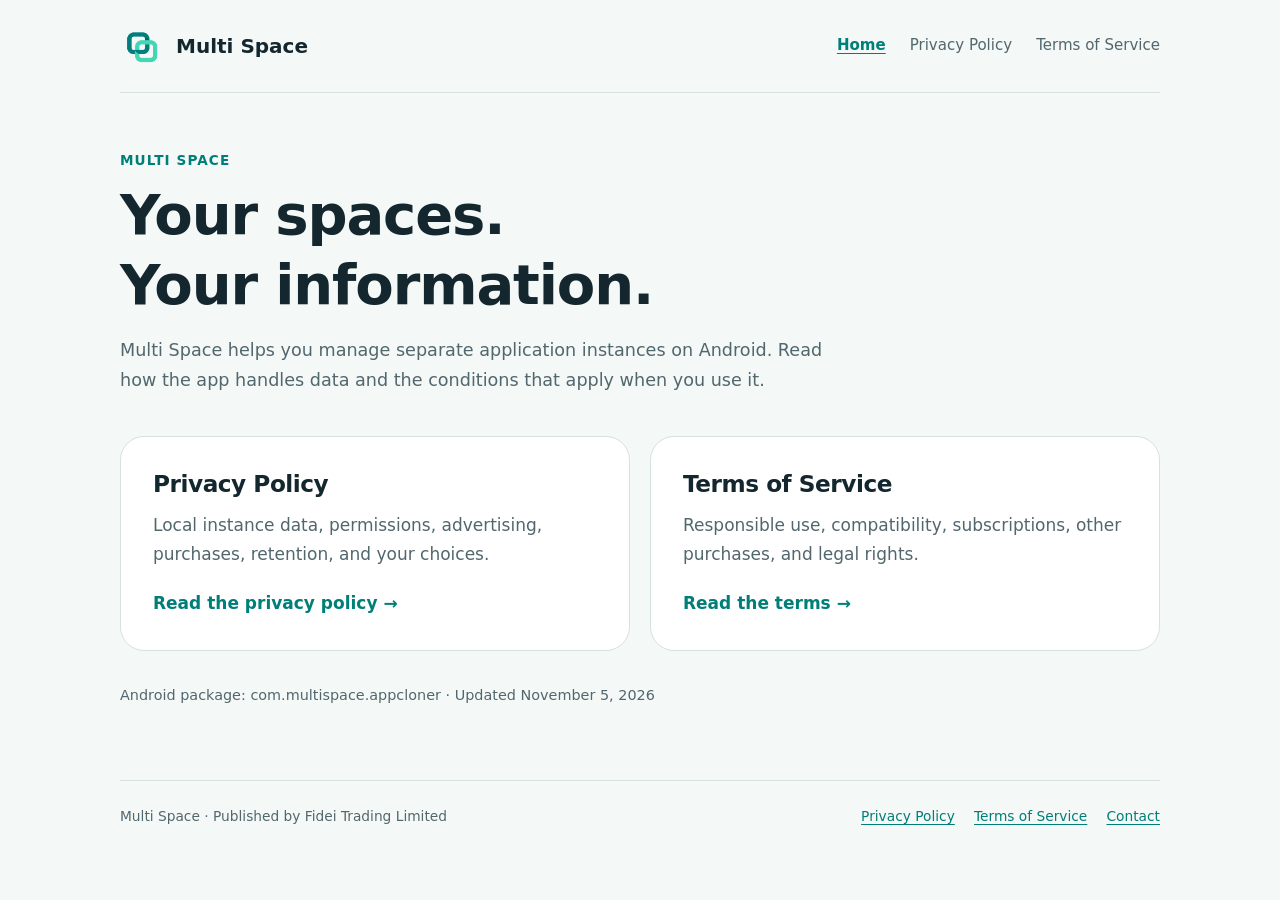
<file: index.html>
<!doctype html>
<html lang="en">
<head>
  <meta charset="utf-8">
  <meta name="viewport" content="width=device-width, initial-scale=1">
  <meta name="color-scheme" content="light dark">
  <meta name="description" content="Privacy policy and terms of service for Multi Space, the Android multi-instance application manager.">
  <title>Privacy and terms · Multi Space</title>
  <link rel="stylesheet" href="assets/site.css">
  <link rel="icon" type="image/png" href="assets/multispace-logo.png">
</head>
<body>
  <a class="skip-link" href="#main">Skip to content</a>
  <header class="site-header">
    <a class="brand" href="index.html"><img src="assets/multispace-logo.png" alt="" width="44" height="44"><span>Multi Space</span></a>
    <nav class="site-nav" aria-label="Main navigation"><a href="index.html" aria-current="page">Home</a><a href="privacy-policy.html">Privacy Policy</a><a href="terms.html">Terms of Service</a></nav>
  </header>
  <main id="main">
    <p class="eyebrow">Multi Space</p>
    <h1>Your spaces.<br>Your information.</h1>
    <p class="intro">Multi Space helps you manage separate application instances on Android. Read how the app handles data and the conditions that apply when you use it.</p>
    <div class="link-grid">
      <a class="link-card" href="privacy-policy.html"><h2>Privacy Policy</h2><p>Local instance data, permissions, advertising, purchases, retention, and your choices.</p><span>Read the privacy policy →</span></a>
      <a class="link-card" href="terms.html"><h2>Terms of Service</h2><p>Responsible use, compatibility, subscriptions, other purchases, and legal rights.</p><span>Read the terms →</span></a>
    </div>
    <p class="updated" style="margin-top:2rem">Android package: com.multispace.appcloner · Updated November 5, 2026</p>
  </main>
  <footer class="site-footer">
    <span>Multi Space · Published by Fidei Trading Limited</span>
    <nav aria-label="Footer navigation"><a href="privacy-policy.html">Privacy Policy</a><a href="terms.html">Terms of Service</a><a href="privacy-policy.html#contact">Contact</a></nav>
  </footer>
</body>
</html>
</file>
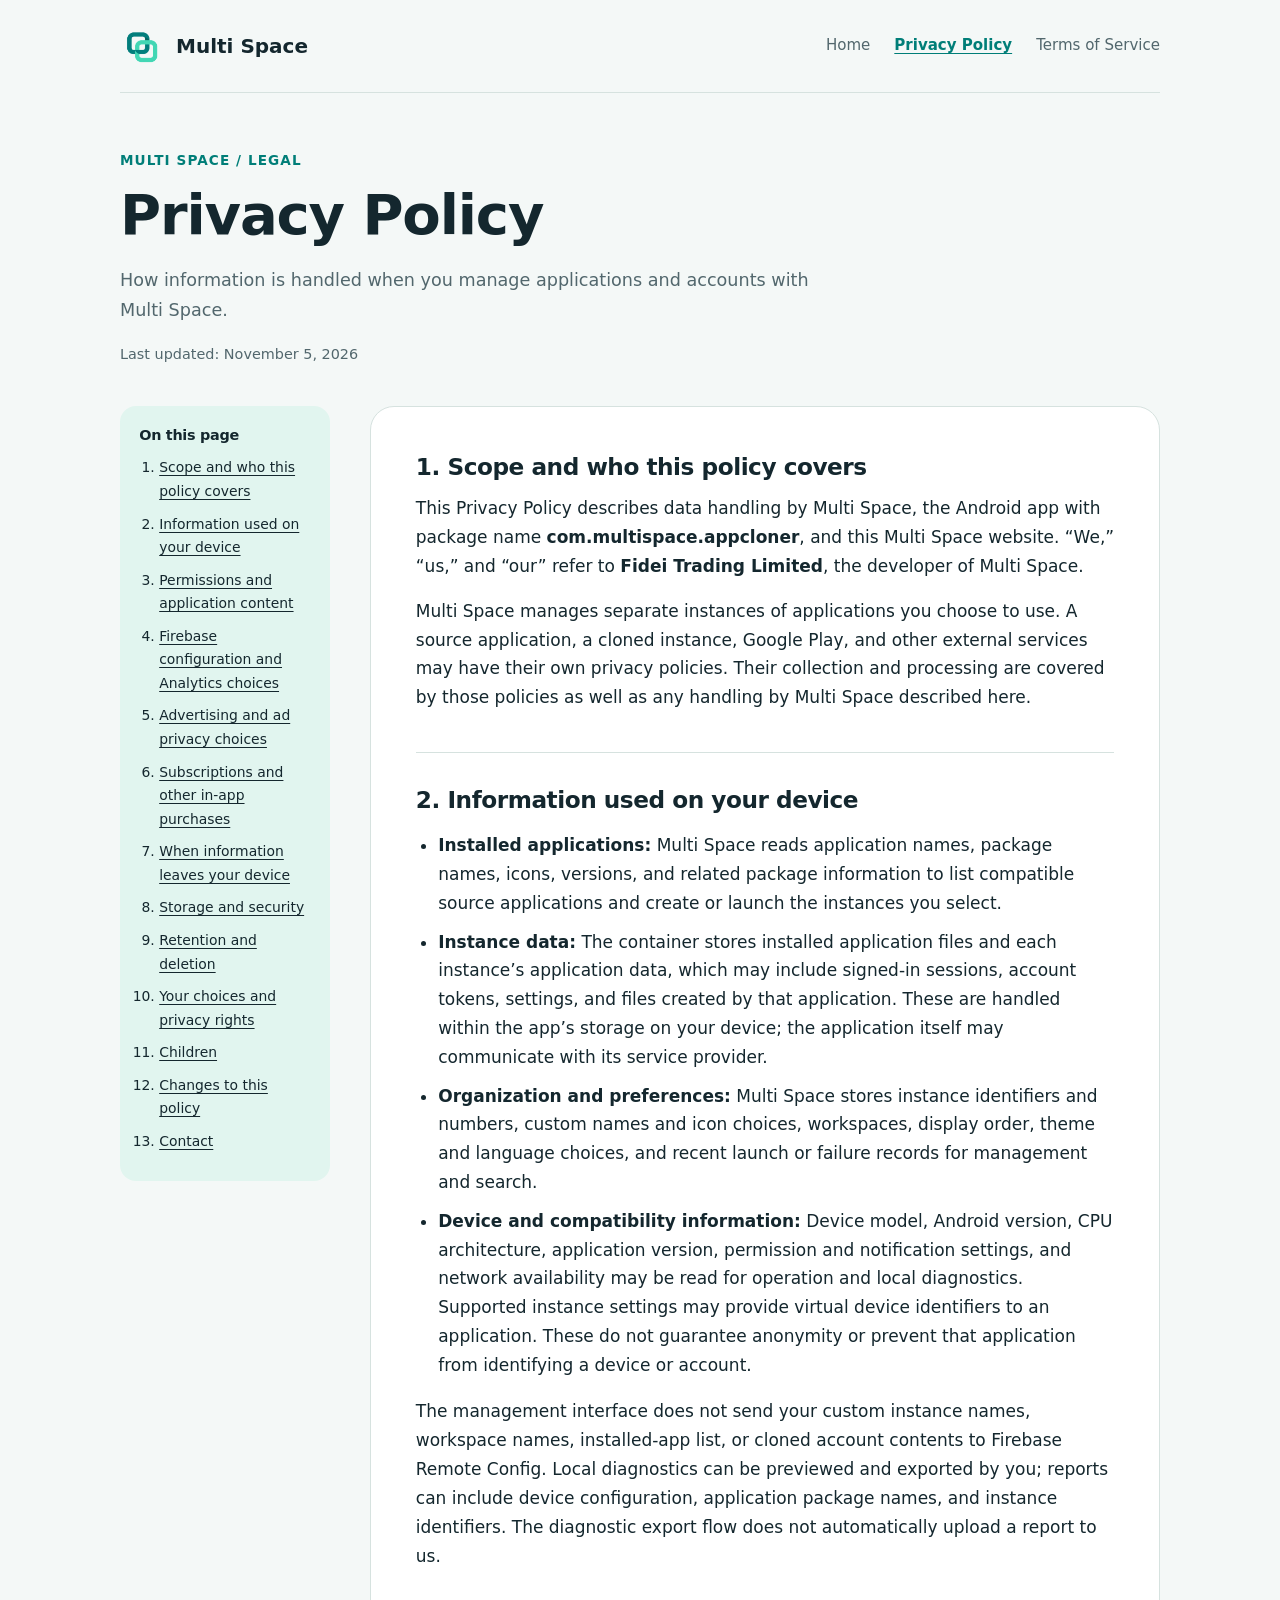
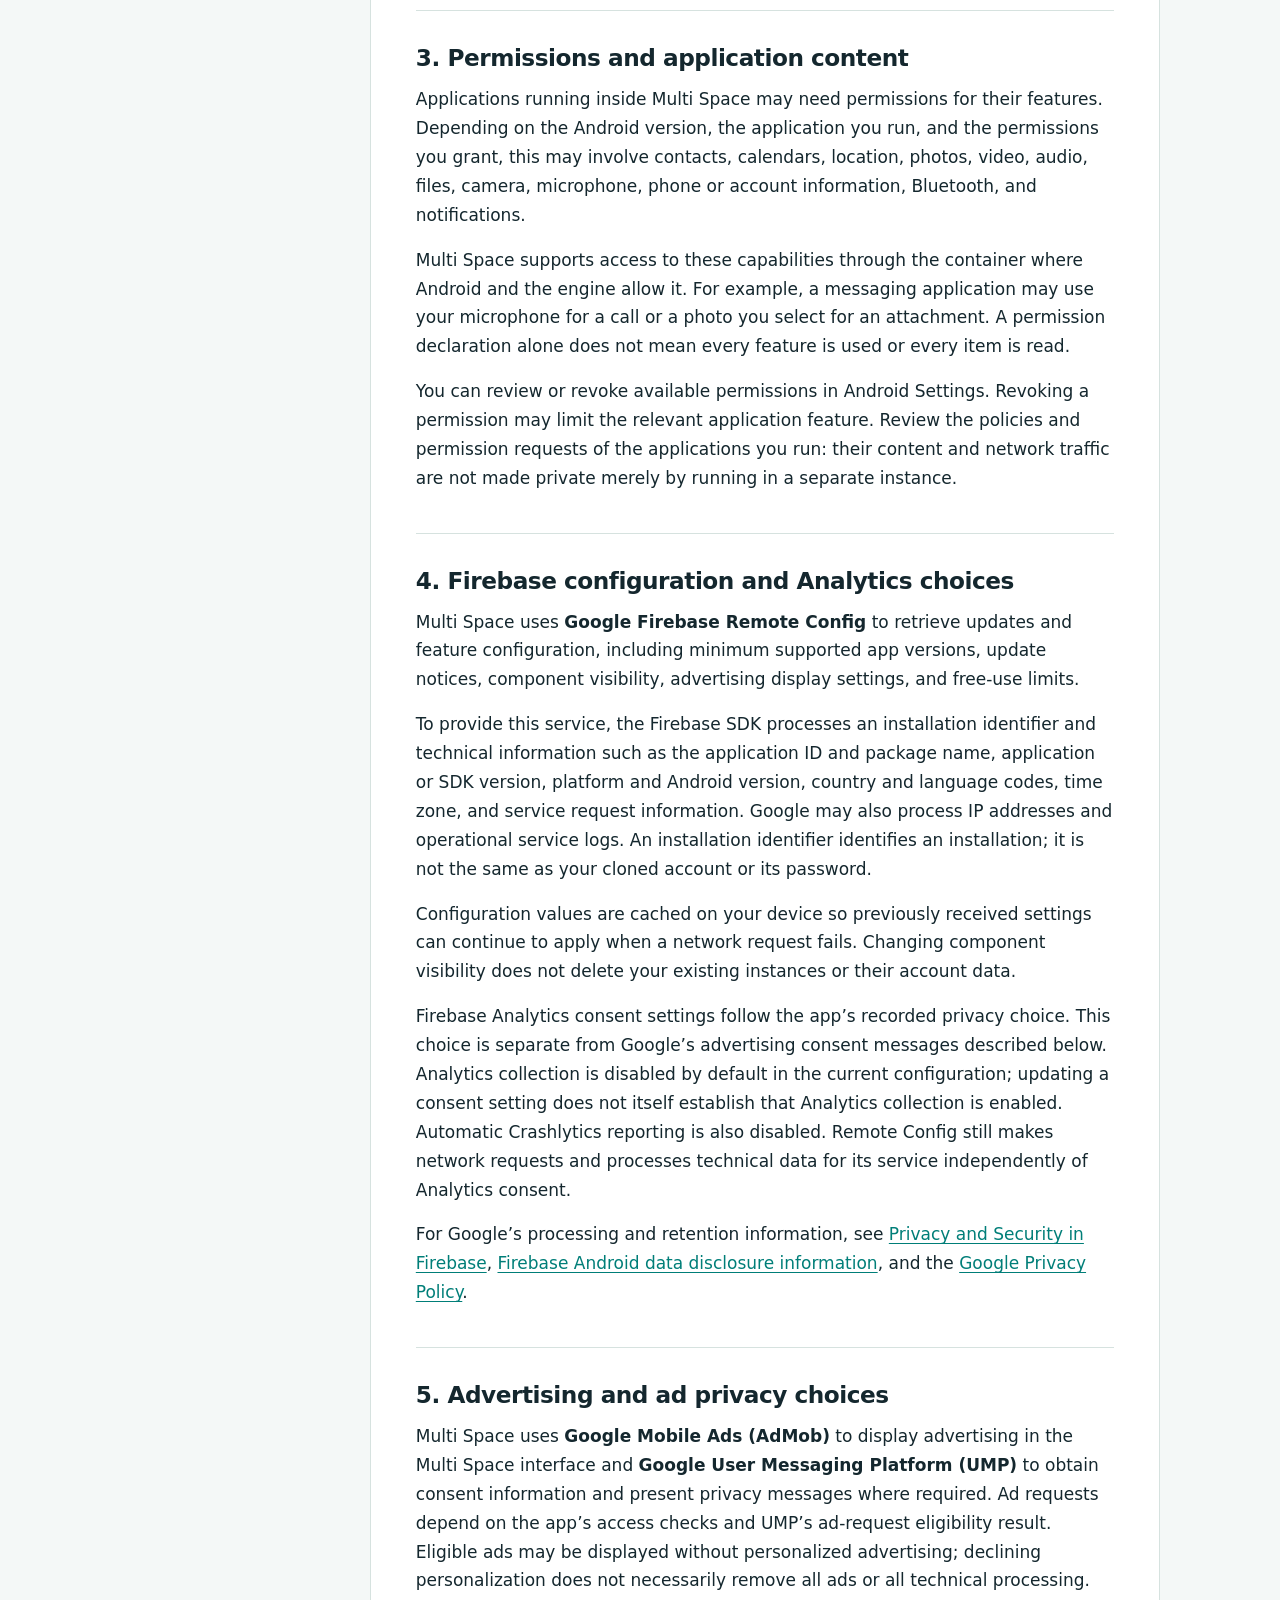
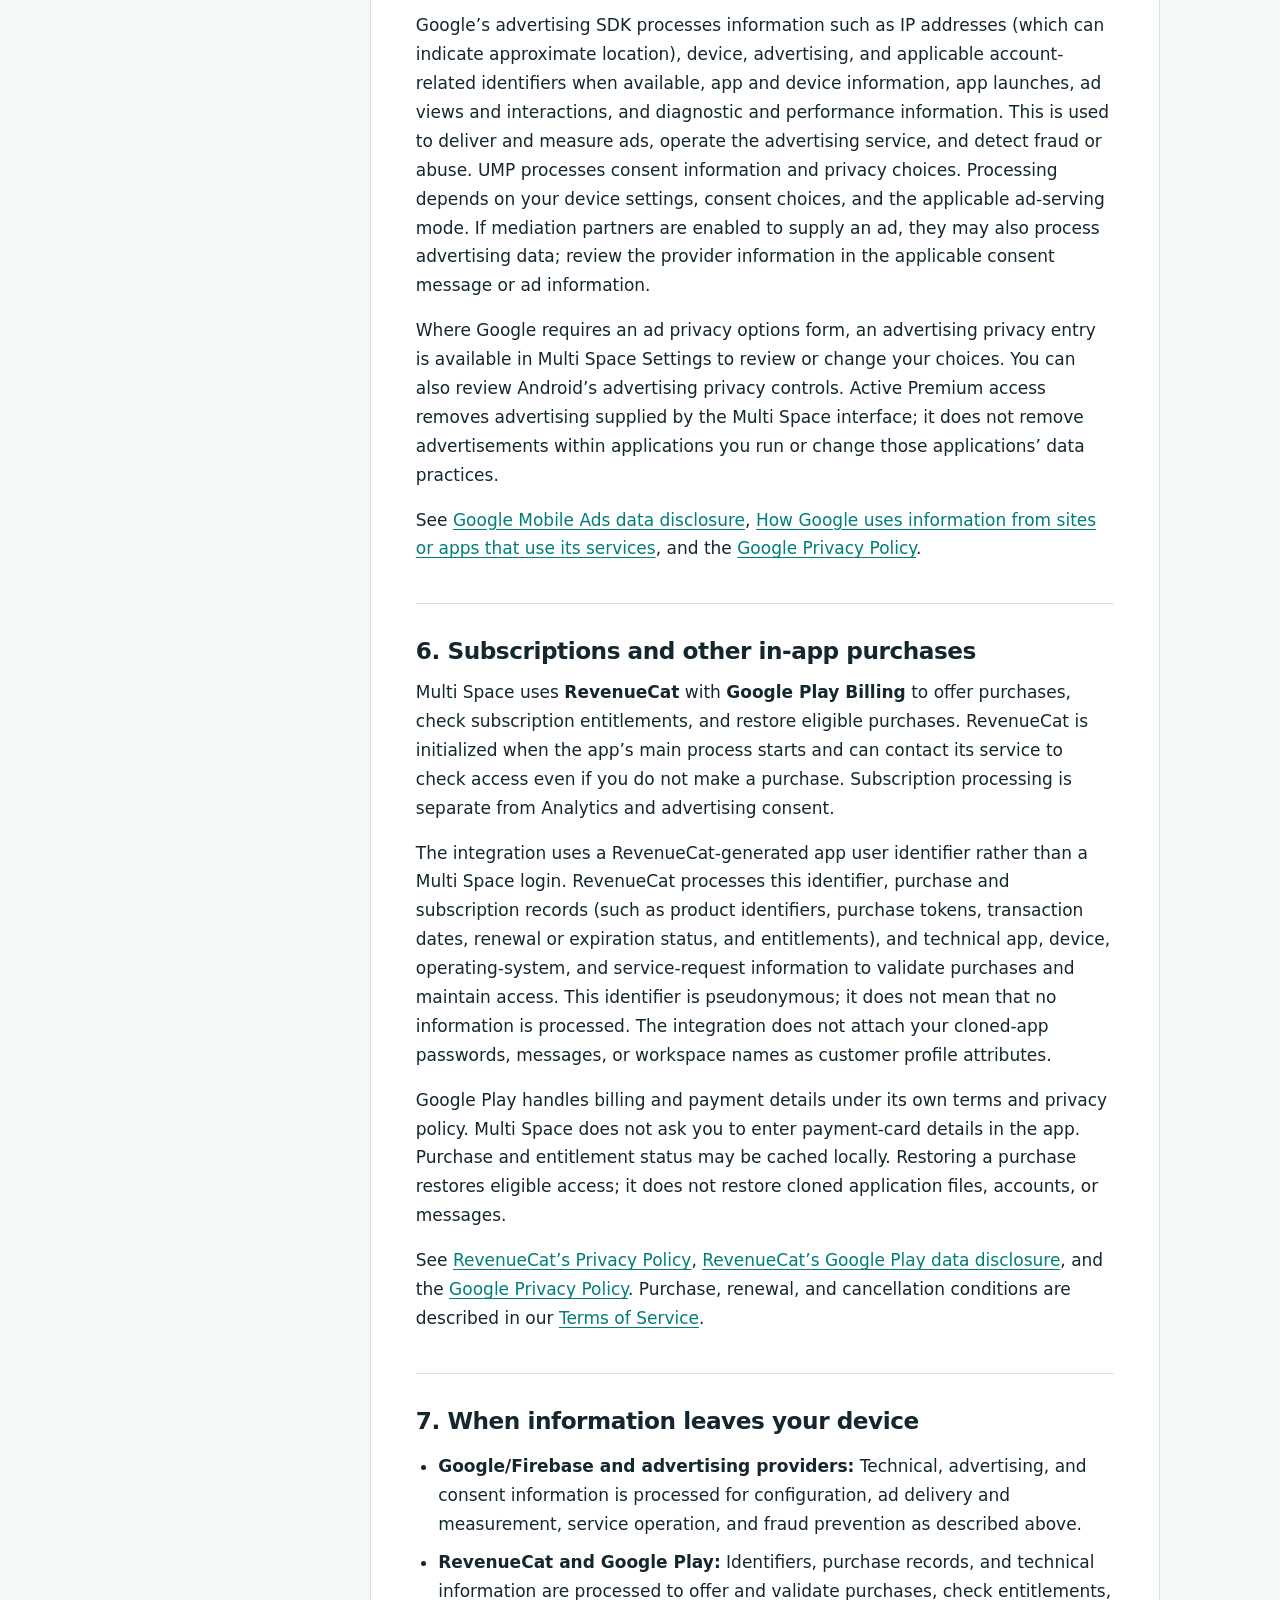
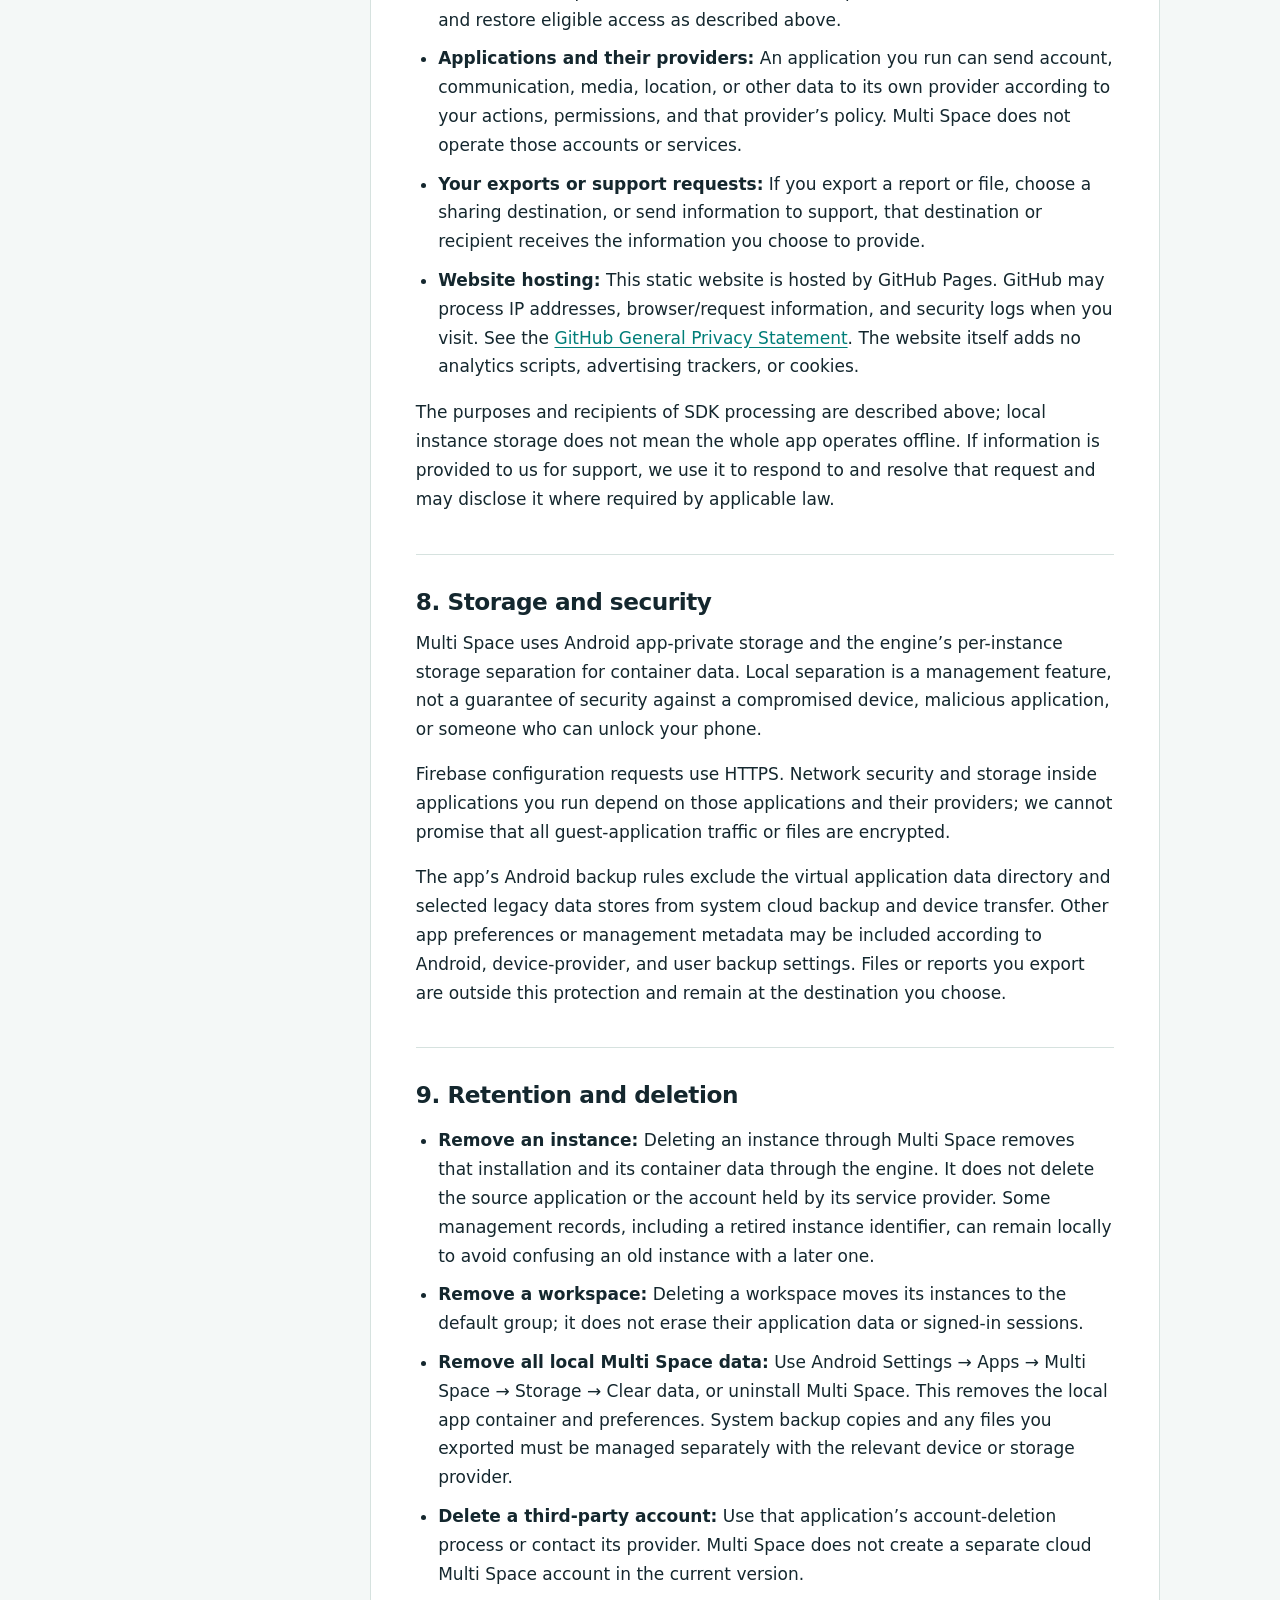
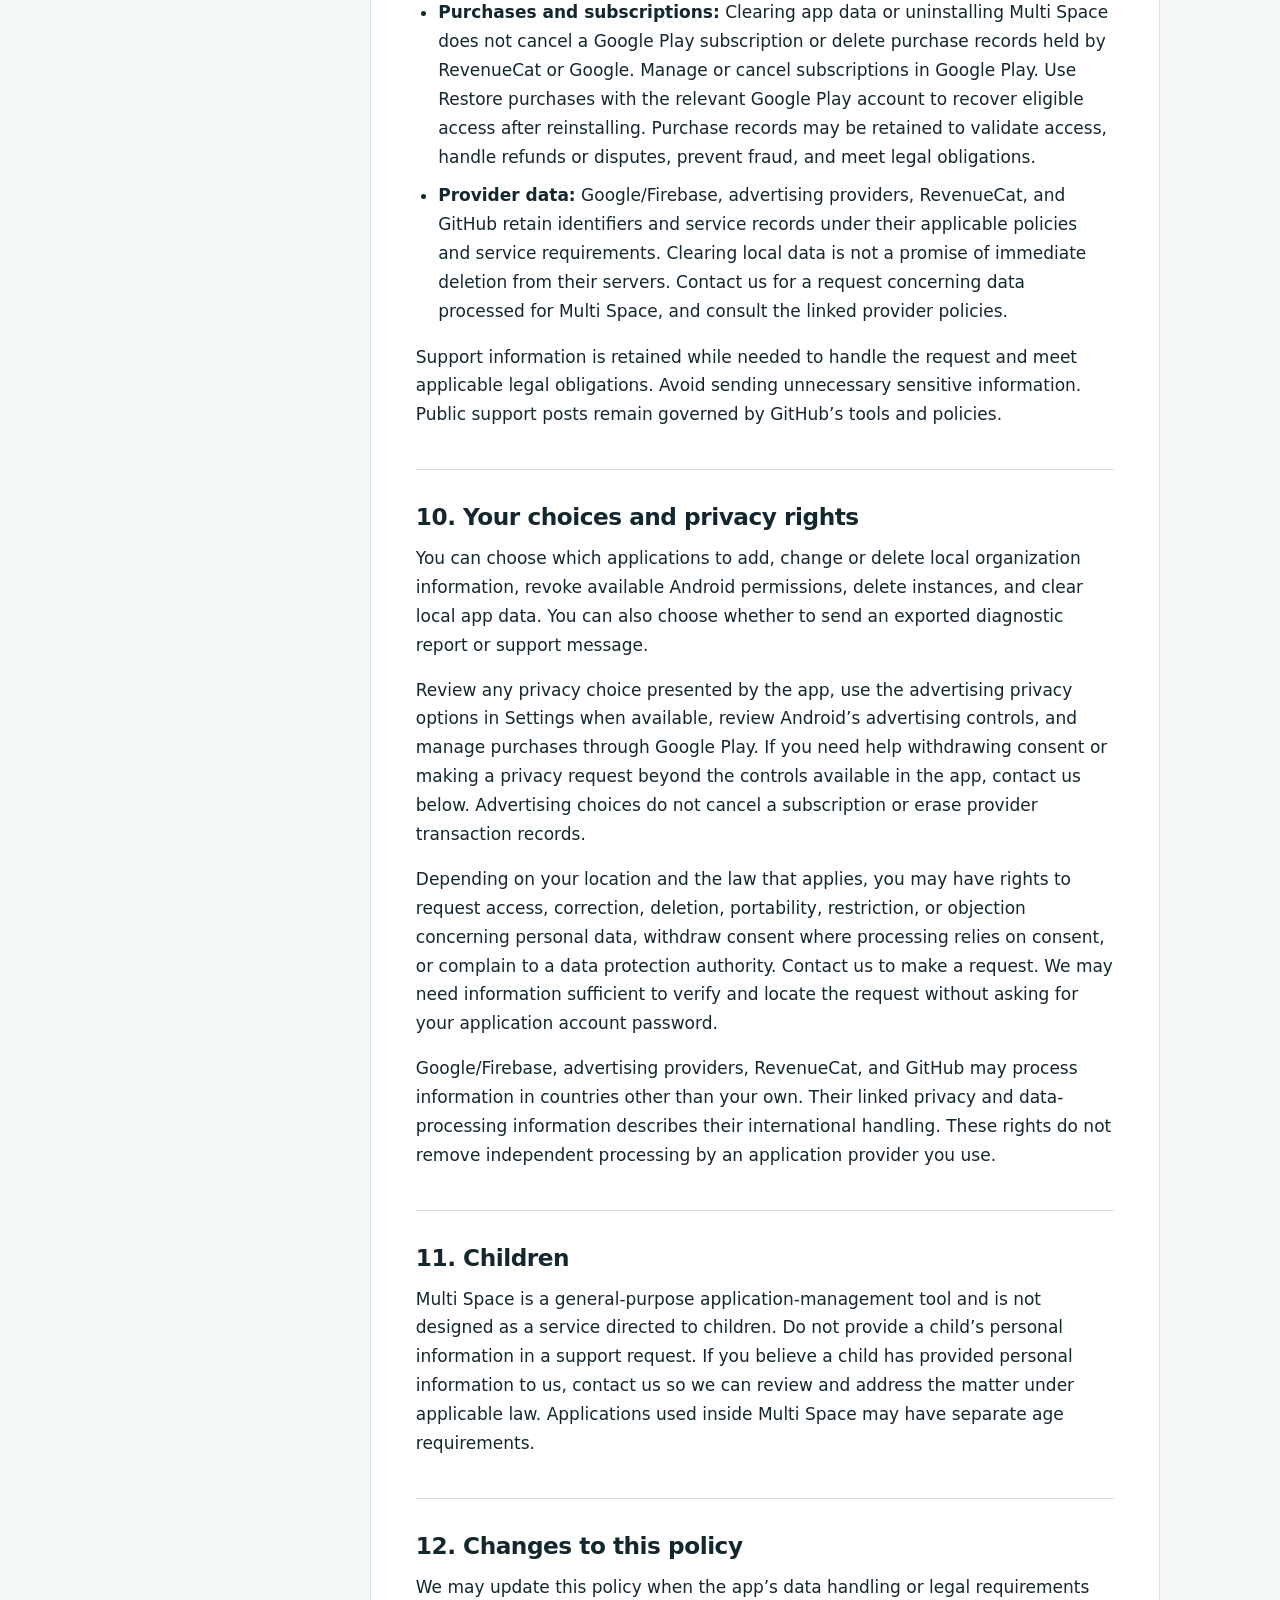
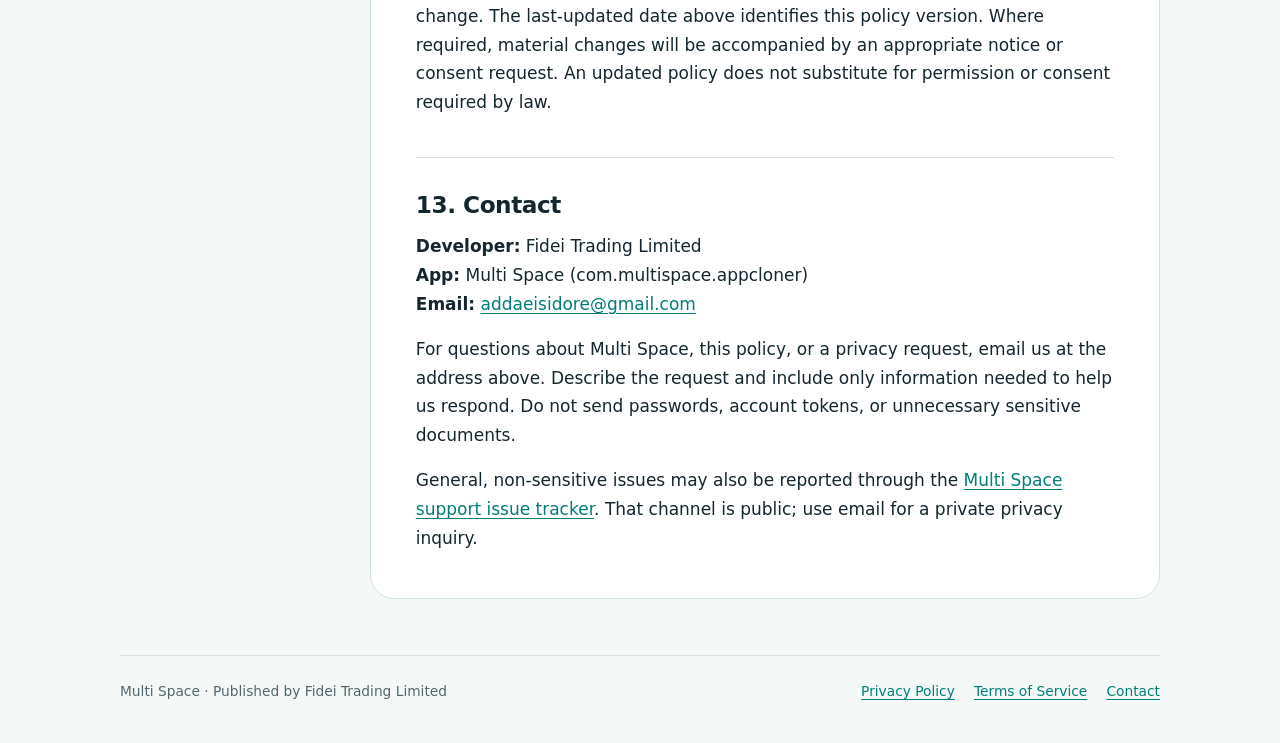
<file: privacy-policy.html>
<!doctype html>
<html lang="en">
<head>
  <meta charset="utf-8">
  <meta name="viewport" content="width=device-width, initial-scale=1">
  <meta name="color-scheme" content="light dark">
  <meta name="description" content="How Multi Space handles local app instances, permissions, advertising, purchases, Firebase configuration, and privacy requests.">
  <title>Privacy Policy · Multi Space</title>
  <link rel="stylesheet" href="assets/site.css">
  <link rel="icon" type="image/png" href="assets/multispace-logo.png">
</head>
<body>
  <a class="skip-link" href="#main">Skip to content</a>
  <header class="site-header">
    <a class="brand" href="index.html"><img src="assets/multispace-logo.png" alt="" width="44" height="44"><span>Multi Space</span></a>
    <nav class="site-nav" aria-label="Main navigation"><a href="index.html">Home</a><a href="privacy-policy.html" aria-current="page">Privacy Policy</a><a href="terms.html">Terms of Service</a></nav>
  </header>
  <main id="main">
    <p class="eyebrow">Multi Space / Legal</p>
    <h1>Privacy Policy</h1>
    <p class="intro">How information is handled when you manage applications and accounts with Multi Space.</p>
    <p class="updated">Last updated: November 5, 2026</p>
    <div class="legal-layout">
      <nav class="contents" aria-label="On this page">
        <h2>On this page</h2>
        <ol>
        <li><a href="#scope">Scope and who this policy covers</a></li>
        <li><a href="#local-data">Information used on your device</a></li>
        <li><a href="#permissions">Permissions and application content</a></li>
        <li><a href="#remote-config">Firebase configuration and Analytics choices</a></li>
        <li><a href="#advertising">Advertising and ad privacy choices</a></li>
        <li><a href="#purchases">Subscriptions and other in-app purchases</a></li>
        <li><a href="#sharing">When information leaves your device</a></li>
        <li><a href="#security">Storage and security</a></li>
        <li><a href="#retention">Retention and deletion</a></li>
        <li><a href="#choices">Your choices and privacy rights</a></li>
        <li><a href="#children">Children</a></li>
        <li><a href="#changes">Changes to this policy</a></li>
        <li><a href="#contact">Contact</a></li>
        </ol>
      </nav>
      <article class="legal-content" aria-label="Privacy Policy">
        <section id="scope">
          <h2>1. Scope and who this policy covers</h2>
          <p>This Privacy Policy describes data handling by Multi Space, the Android app with package name <strong>com.multispace.appcloner</strong>, and this Multi Space website. “We,” “us,” and “our” refer to <strong>Fidei Trading Limited</strong>, the developer of Multi Space.</p>
          <p>Multi Space manages separate instances of applications you choose to use. A source application, a cloned instance, Google Play, and other external services may have their own privacy policies. Their collection and processing are covered by those policies as well as any handling by Multi Space described here.</p>
        </section>
        <section id="local-data">
          <h2>2. Information used on your device</h2>
          <ul>
            <li><strong>Installed applications:</strong> Multi Space reads application names, package names, icons, versions, and related package information to list compatible source applications and create or launch the instances you select.</li>
            <li><strong>Instance data:</strong> The container stores installed application files and each instance’s application data, which may include signed-in sessions, account tokens, settings, and files created by that application. These are handled within the app’s storage on your device; the application itself may communicate with its service provider.</li>
            <li><strong>Organization and preferences:</strong> Multi Space stores instance identifiers and numbers, custom names and icon choices, workspaces, display order, theme and language choices, and recent launch or failure records for management and search.</li>
            <li><strong>Device and compatibility information:</strong> Device model, Android version, CPU architecture, application version, permission and notification settings, and network availability may be read for operation and local diagnostics. Supported instance settings may provide virtual device identifiers to an application. These do not guarantee anonymity or prevent that application from identifying a device or account.</li>
          </ul>
          <p>The management interface does not send your custom instance names, workspace names, installed-app list, or cloned account contents to Firebase Remote Config. Local diagnostics can be previewed and exported by you; reports can include device configuration, application package names, and instance identifiers. The diagnostic export flow does not automatically upload a report to us.</p>
        </section>
        <section id="permissions">
          <h2>3. Permissions and application content</h2>
          <p>Applications running inside Multi Space may need permissions for their features. Depending on the Android version, the application you run, and the permissions you grant, this may involve contacts, calendars, location, photos, video, audio, files, camera, microphone, phone or account information, Bluetooth, and notifications.</p>
          <p>Multi Space supports access to these capabilities through the container where Android and the engine allow it. For example, a messaging application may use your microphone for a call or a photo you select for an attachment. A permission declaration alone does not mean every feature is used or every item is read.</p>
          <p>You can review or revoke available permissions in Android Settings. Revoking a permission may limit the relevant application feature. Review the policies and permission requests of the applications you run: their content and network traffic are not made private merely by running in a separate instance.</p>
        </section>
        <section id="remote-config">
          <h2>4. Firebase configuration and Analytics choices</h2>
          <p>Multi Space uses <strong>Google Firebase Remote Config</strong> to retrieve updates and feature configuration, including minimum supported app versions, update notices, component visibility, advertising display settings, and free-use limits.</p>
          <p>To provide this service, the Firebase SDK processes an installation identifier and technical information such as the application ID and package name, application or SDK version, platform and Android version, country and language codes, time zone, and service request information. Google may also process IP addresses and operational service logs. An installation identifier identifies an installation; it is not the same as your cloned account or its password.</p>
          <p>Configuration values are cached on your device so previously received settings can continue to apply when a network request fails. Changing component visibility does not delete your existing instances or their account data.</p>
          <p>Firebase Analytics consent settings follow the app’s recorded privacy choice. This choice is separate from Google’s advertising consent messages described below. Analytics collection is disabled by default in the current configuration; updating a consent setting does not itself establish that Analytics collection is enabled. Automatic Crashlytics reporting is also disabled. Remote Config still makes network requests and processes technical data for its service independently of Analytics consent.</p>
          <p>For Google’s processing and retention information, see <a href="https://firebase.google.com/support/privacy">Privacy and Security in Firebase</a>, <a href="https://firebase.google.com/docs/android/play-data-disclosure">Firebase Android data disclosure information</a>, and the <a href="https://policies.google.com/privacy">Google Privacy Policy</a>.</p>
        </section>
        <section id="advertising">
          <h2>5. Advertising and ad privacy choices</h2>
          <p>Multi Space uses <strong>Google Mobile Ads (AdMob)</strong> to display advertising in the Multi Space interface and <strong>Google User Messaging Platform (UMP)</strong> to obtain consent information and present privacy messages where required. Ad requests depend on the app’s access checks and UMP’s ad-request eligibility result. Eligible ads may be displayed without personalized advertising; declining personalization does not necessarily remove all ads or all technical processing.</p>
          <p>Google’s advertising SDK processes information such as IP addresses (which can indicate approximate location), device, advertising, and applicable account-related identifiers when available, app and device information, app launches, ad views and interactions, and diagnostic and performance information. This is used to deliver and measure ads, operate the advertising service, and detect fraud or abuse. UMP processes consent information and privacy choices. Processing depends on your device settings, consent choices, and the applicable ad-serving mode. If mediation partners are enabled to supply an ad, they may also process advertising data; review the provider information in the applicable consent message or ad information.</p>
          <p>Where Google requires an ad privacy options form, an advertising privacy entry is available in Multi Space Settings to review or change your choices. You can also review Android’s advertising privacy controls. Active Premium access removes advertising supplied by the Multi Space interface; it does not remove advertisements within applications you run or change those applications’ data practices.</p>
          <p>See <a href="https://developers.google.com/admob/android/next-gen/privacy/play-data-disclosure">Google Mobile Ads data disclosure</a>, <a href="https://policies.google.com/technologies/partner-sites">How Google uses information from sites or apps that use its services</a>, and the <a href="https://policies.google.com/privacy">Google Privacy Policy</a>.</p>
        </section>
        <section id="purchases">
          <h2>6. Subscriptions and other in-app purchases</h2>
          <p>Multi Space uses <strong>RevenueCat</strong> with <strong>Google Play Billing</strong> to offer purchases, check subscription entitlements, and restore eligible purchases. RevenueCat is initialized when the app’s main process starts and can contact its service to check access even if you do not make a purchase. Subscription processing is separate from Analytics and advertising consent.</p>
          <p>The integration uses a RevenueCat-generated app user identifier rather than a Multi Space login. RevenueCat processes this identifier, purchase and subscription records (such as product identifiers, purchase tokens, transaction dates, renewal or expiration status, and entitlements), and technical app, device, operating-system, and service-request information to validate purchases and maintain access. This identifier is pseudonymous; it does not mean that no information is processed. The integration does not attach your cloned-app passwords, messages, or workspace names as customer profile attributes.</p>
          <p>Google Play handles billing and payment details under its own terms and privacy policy. Multi Space does not ask you to enter payment-card details in the app. Purchase and entitlement status may be cached locally. Restoring a purchase restores eligible access; it does not restore cloned application files, accounts, or messages.</p>
          <p>See <a href="https://www.revenuecat.com/privacy-policy">RevenueCat’s Privacy Policy</a>, <a href="https://www.revenuecat.com/docs/platform-resources/google-platform-resources/google-plays-data-safety">RevenueCat’s Google Play data disclosure</a>, and the <a href="https://policies.google.com/privacy">Google Privacy Policy</a>. Purchase, renewal, and cancellation conditions are described in our <a href="terms.html#purchases">Terms of Service</a>.</p>
        </section>
        <section id="sharing">
          <h2>7. When information leaves your device</h2>
          <ul>
            <li><strong>Google/Firebase and advertising providers:</strong> Technical, advertising, and consent information is processed for configuration, ad delivery and measurement, service operation, and fraud prevention as described above.</li>
            <li><strong>RevenueCat and Google Play:</strong> Identifiers, purchase records, and technical information are processed to offer and validate purchases, check entitlements, and restore eligible access as described above.</li>
            <li><strong>Applications and their providers:</strong> An application you run can send account, communication, media, location, or other data to its own provider according to your actions, permissions, and that provider’s policy. Multi Space does not operate those accounts or services.</li>
            <li><strong>Your exports or support requests:</strong> If you export a report or file, choose a sharing destination, or send information to support, that destination or recipient receives the information you choose to provide.</li>
            <li><strong>Website hosting:</strong> This static website is hosted by GitHub Pages. GitHub may process IP addresses, browser/request information, and security logs when you visit. See the <a href="https://docs.github.com/en/site-policy/privacy-policies/github-general-privacy-statement">GitHub General Privacy Statement</a>. The website itself adds no analytics scripts, advertising trackers, or cookies.</li>
          </ul>
          <p>The purposes and recipients of SDK processing are described above; local instance storage does not mean the whole app operates offline. If information is provided to us for support, we use it to respond to and resolve that request and may disclose it where required by applicable law.</p>
        </section>
        <section id="security">
          <h2>8. Storage and security</h2>
          <p>Multi Space uses Android app-private storage and the engine’s per-instance storage separation for container data. Local separation is a management feature, not a guarantee of security against a compromised device, malicious application, or someone who can unlock your phone.</p>
          <p>Firebase configuration requests use HTTPS. Network security and storage inside applications you run depend on those applications and their providers; we cannot promise that all guest-application traffic or files are encrypted.</p>
          <p>The app’s Android backup rules exclude the virtual application data directory and selected legacy data stores from system cloud backup and device transfer. Other app preferences or management metadata may be included according to Android, device-provider, and user backup settings. Files or reports you export are outside this protection and remain at the destination you choose.</p>
        </section>
        <section id="retention">
          <h2>9. Retention and deletion</h2>
          <ul>
            <li><strong>Remove an instance:</strong> Deleting an instance through Multi Space removes that installation and its container data through the engine. It does not delete the source application or the account held by its service provider. Some management records, including a retired instance identifier, can remain locally to avoid confusing an old instance with a later one.</li>
            <li><strong>Remove a workspace:</strong> Deleting a workspace moves its instances to the default group; it does not erase their application data or signed-in sessions.</li>
            <li><strong>Remove all local Multi Space data:</strong> Use Android Settings → Apps → Multi Space → Storage → Clear data, or uninstall Multi Space. This removes the local app container and preferences. System backup copies and any files you exported must be managed separately with the relevant device or storage provider.</li>
            <li><strong>Delete a third-party account:</strong> Use that application’s account-deletion process or contact its provider. Multi Space does not create a separate cloud Multi Space account in the current version.</li>
            <li><strong>Purchases and subscriptions:</strong> Clearing app data or uninstalling Multi Space does not cancel a Google Play subscription or delete purchase records held by RevenueCat or Google. Manage or cancel subscriptions in Google Play. Use Restore purchases with the relevant Google Play account to recover eligible access after reinstalling. Purchase records may be retained to validate access, handle refunds or disputes, prevent fraud, and meet legal obligations.</li>
            <li><strong>Provider data:</strong> Google/Firebase, advertising providers, RevenueCat, and GitHub retain identifiers and service records under their applicable policies and service requirements. Clearing local data is not a promise of immediate deletion from their servers. Contact us for a request concerning data processed for Multi Space, and consult the linked provider policies.</li>
          </ul>
          <p>Support information is retained while needed to handle the request and meet applicable legal obligations. Avoid sending unnecessary sensitive information. Public support posts remain governed by GitHub’s tools and policies.</p>
        </section>
        <section id="choices">
          <h2>10. Your choices and privacy rights</h2>
          <p>You can choose which applications to add, change or delete local organization information, revoke available Android permissions, delete instances, and clear local app data. You can also choose whether to send an exported diagnostic report or support message.</p>
          <p>Review any privacy choice presented by the app, use the advertising privacy options in Settings when available, review Android’s advertising controls, and manage purchases through Google Play. If you need help withdrawing consent or making a privacy request beyond the controls available in the app, contact us below. Advertising choices do not cancel a subscription or erase provider transaction records.</p>
          <p>Depending on your location and the law that applies, you may have rights to request access, correction, deletion, portability, restriction, or objection concerning personal data, withdraw consent where processing relies on consent, or complain to a data protection authority. Contact us to make a request. We may need information sufficient to verify and locate the request without asking for your application account password.</p>
          <p>Google/Firebase, advertising providers, RevenueCat, and GitHub may process information in countries other than your own. Their linked privacy and data-processing information describes their international handling. These rights do not remove independent processing by an application provider you use.</p>
        </section>
        <section id="children">
          <h2>11. Children</h2>
          <p>Multi Space is a general-purpose application-management tool and is not designed as a service directed to children. Do not provide a child’s personal information in a support request. If you believe a child has provided personal information to us, contact us so we can review and address the matter under applicable law. Applications used inside Multi Space may have separate age requirements.</p>
        </section>
        <section id="changes">
          <h2>12. Changes to this policy</h2>
          <p>We may update this policy when the app’s data handling or legal requirements change. The last-updated date above identifies this policy version. Where required, material changes will be accompanied by an appropriate notice or consent request. An updated policy does not substitute for permission or consent required by law.</p>
        </section>
        <section id="contact">
          <h2>13. Contact</h2>
          <p><strong>Developer:</strong> Fidei Trading Limited<br><strong>App:</strong> Multi Space (com.multispace.appcloner)<br><strong>Email:</strong> <a href="mailto:addaeisidore@gmail.com">addaeisidore@gmail.com</a></p>
          <p>For questions about Multi Space, this policy, or a privacy request, email us at the address above. Describe the request and include only information needed to help us respond. Do not send passwords, account tokens, or unnecessary sensitive documents.</p>
          <p>General, non-sensitive issues may also be reported through the <a href="https://github.com/mulitispaces/mulitispaces.github.io/issues">Multi Space support issue tracker</a>. That channel is public; use email for a private privacy inquiry.</p>
        </section>
      </article>
    </div>
  </main>
  <footer class="site-footer">
    <span>Multi Space · Published by Fidei Trading Limited</span>
    <nav aria-label="Footer navigation"><a href="privacy-policy.html">Privacy Policy</a><a href="terms.html">Terms of Service</a><a href="privacy-policy.html#contact">Contact</a></nav>
  </footer>
</body>
</html>
</file>
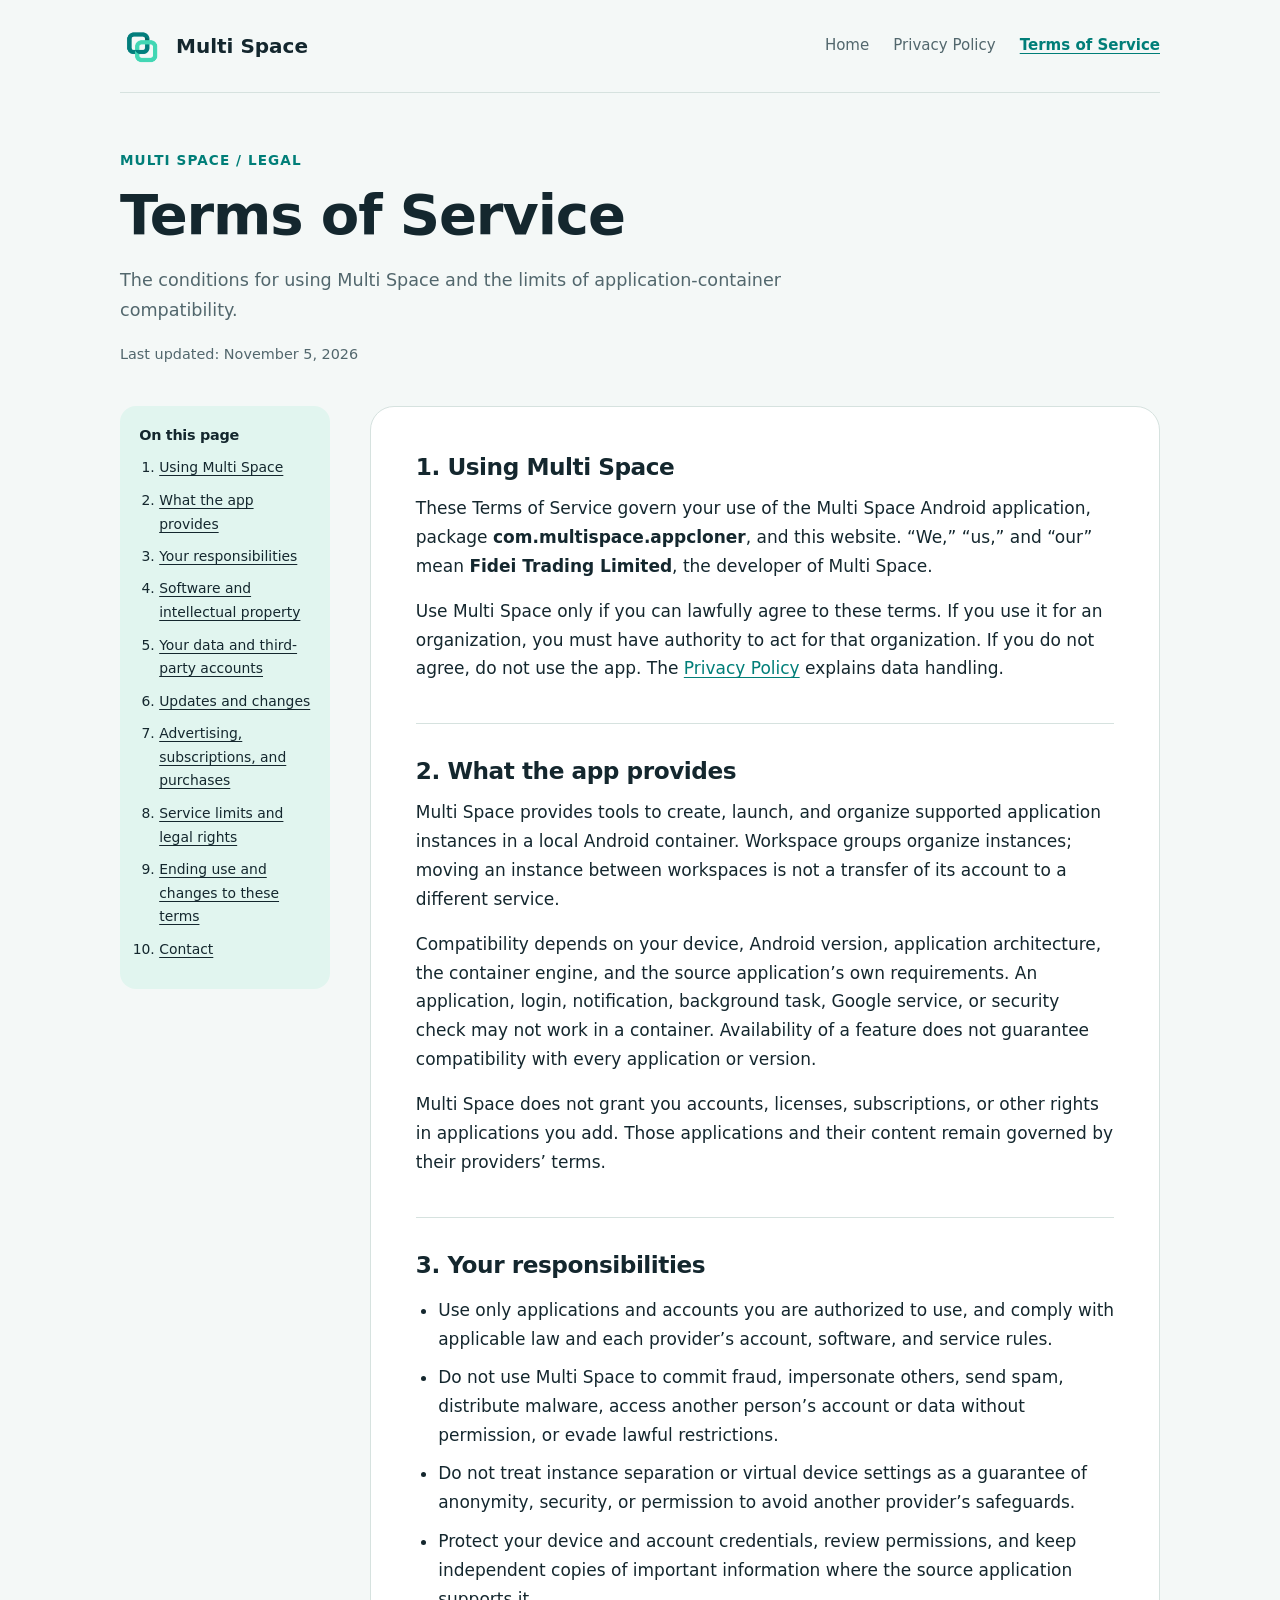
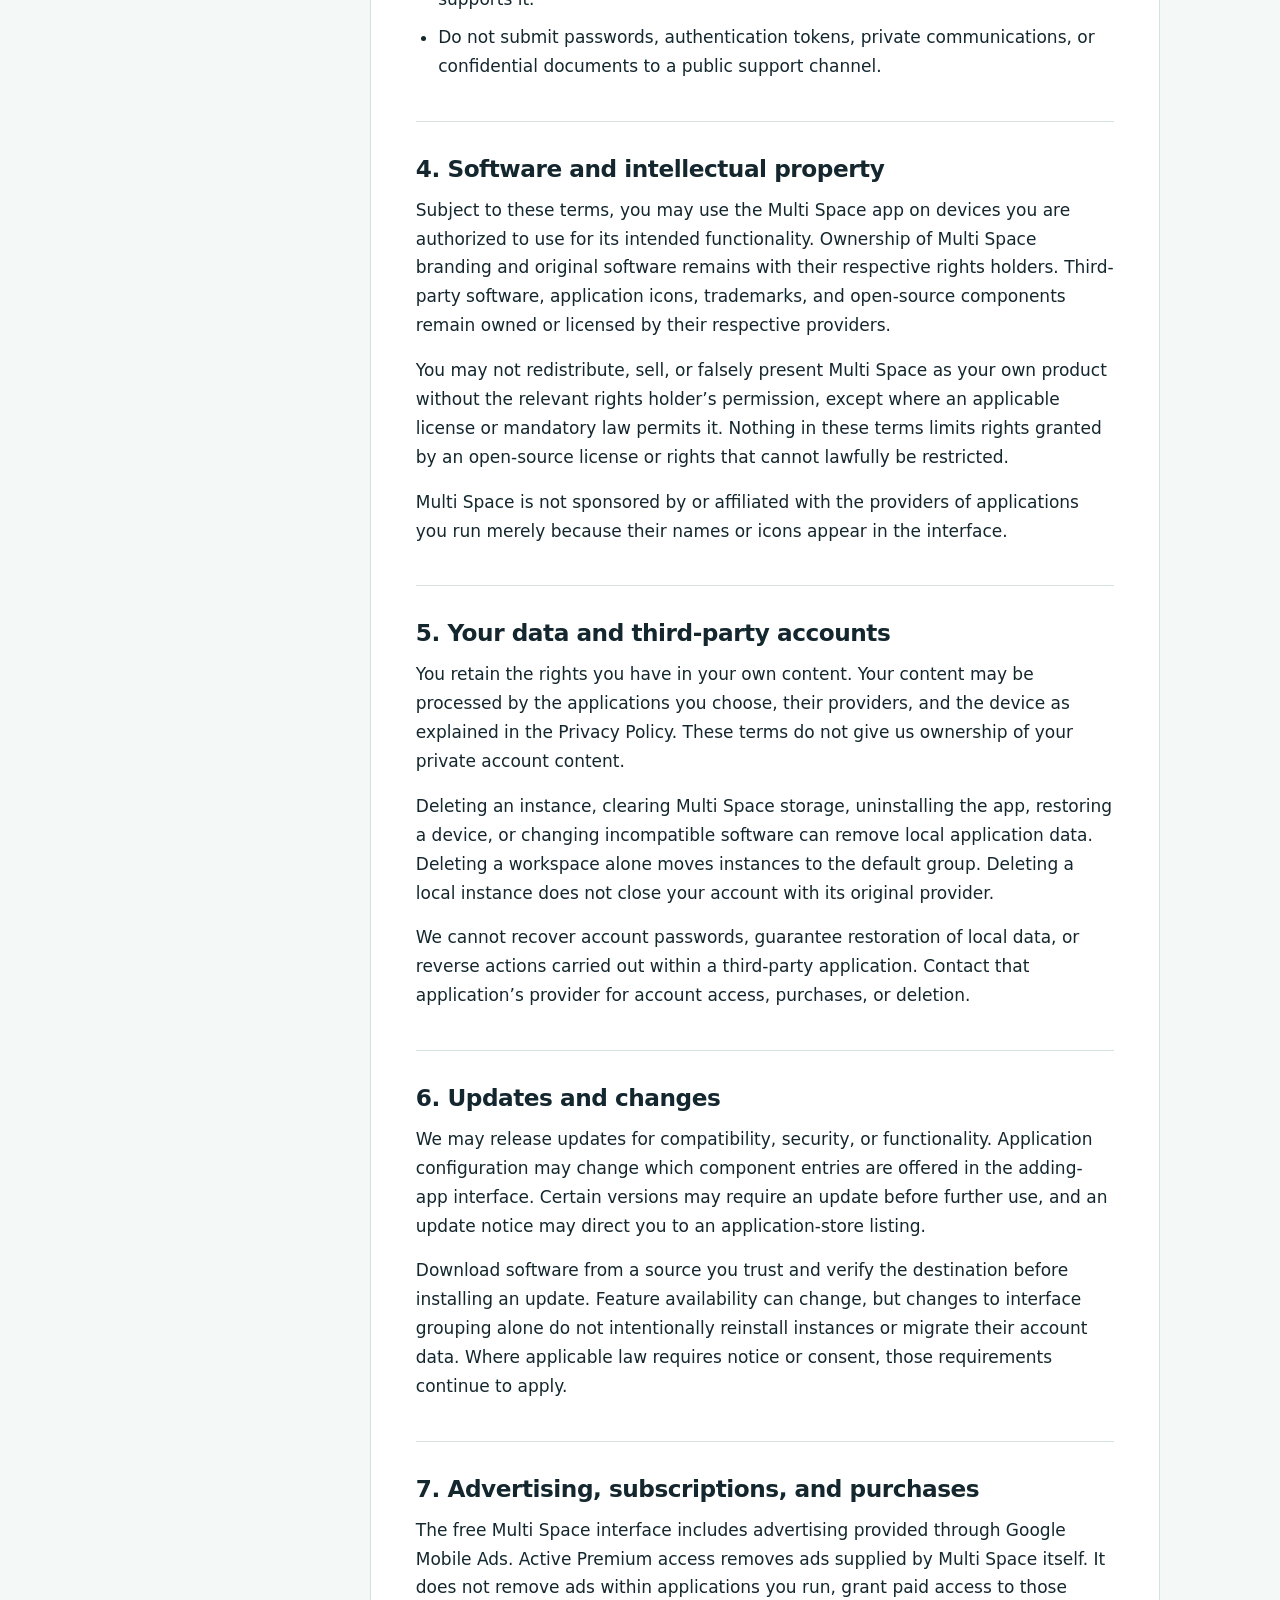
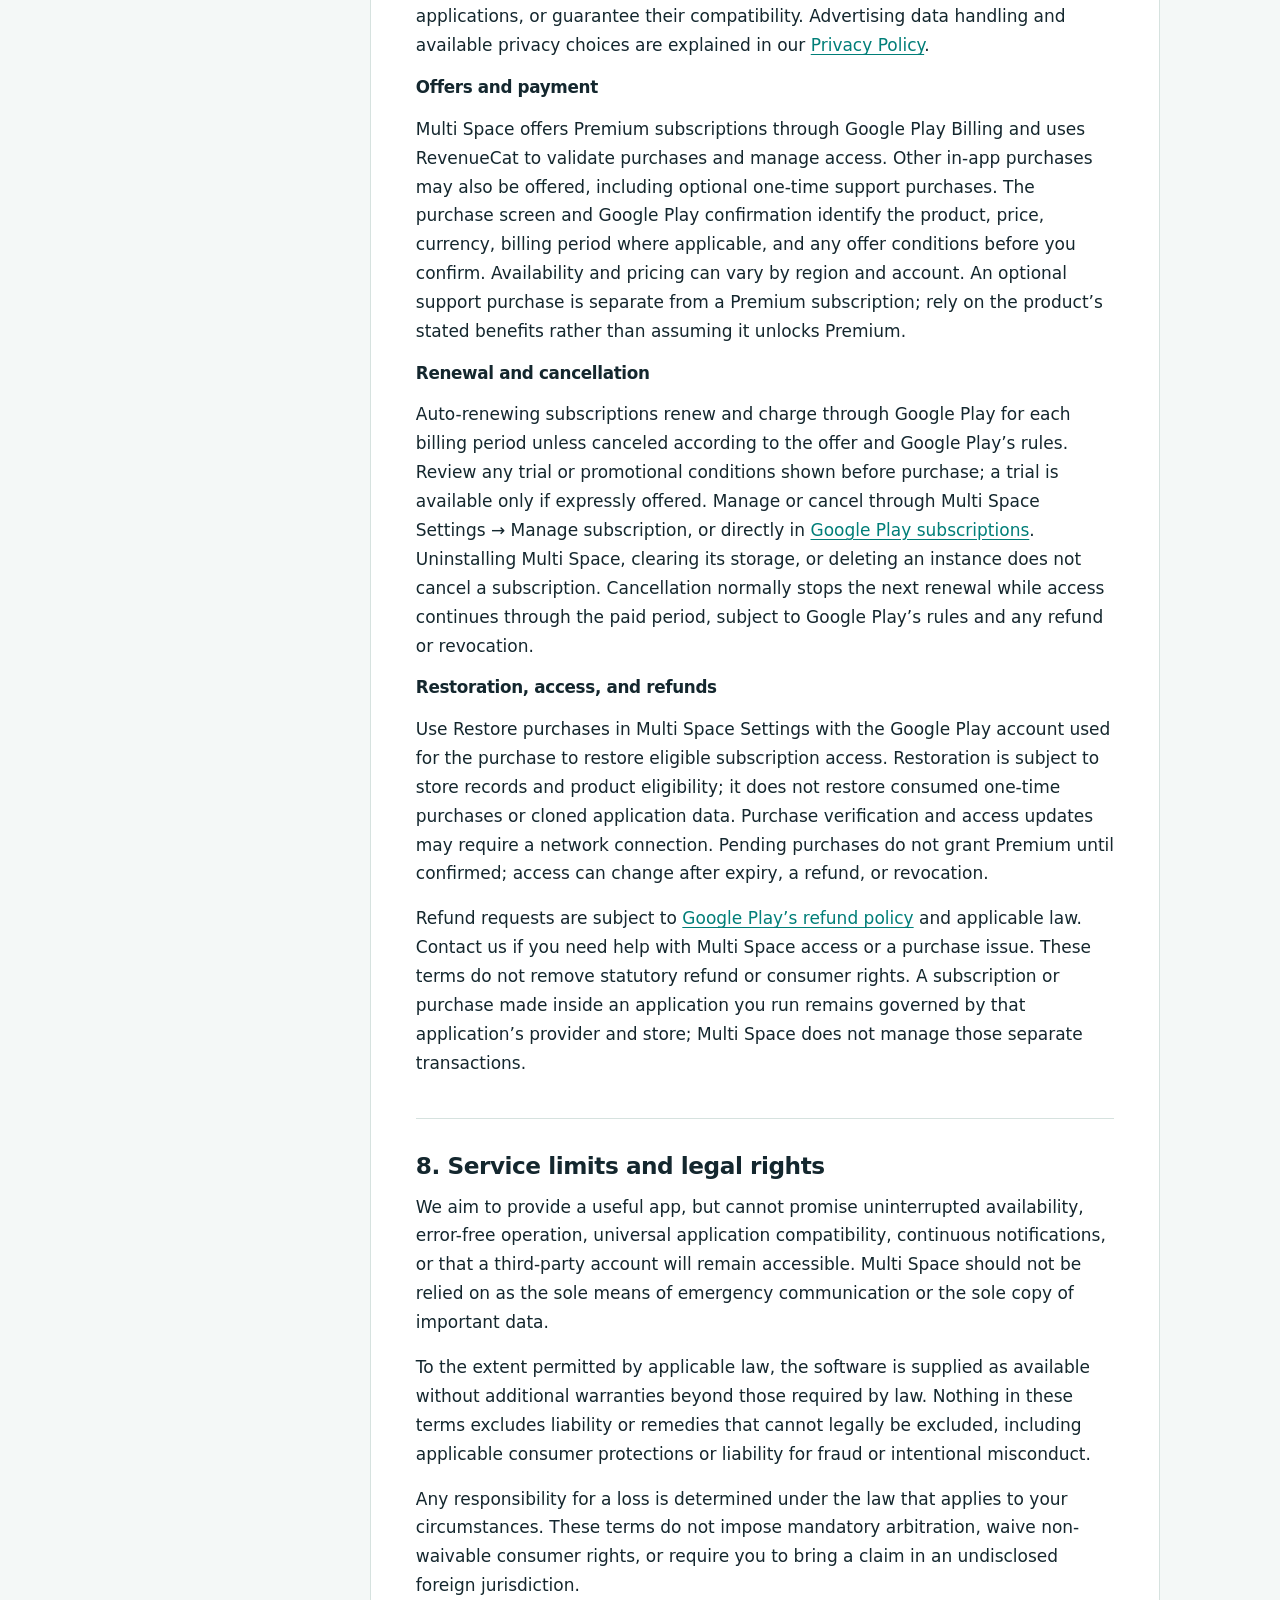
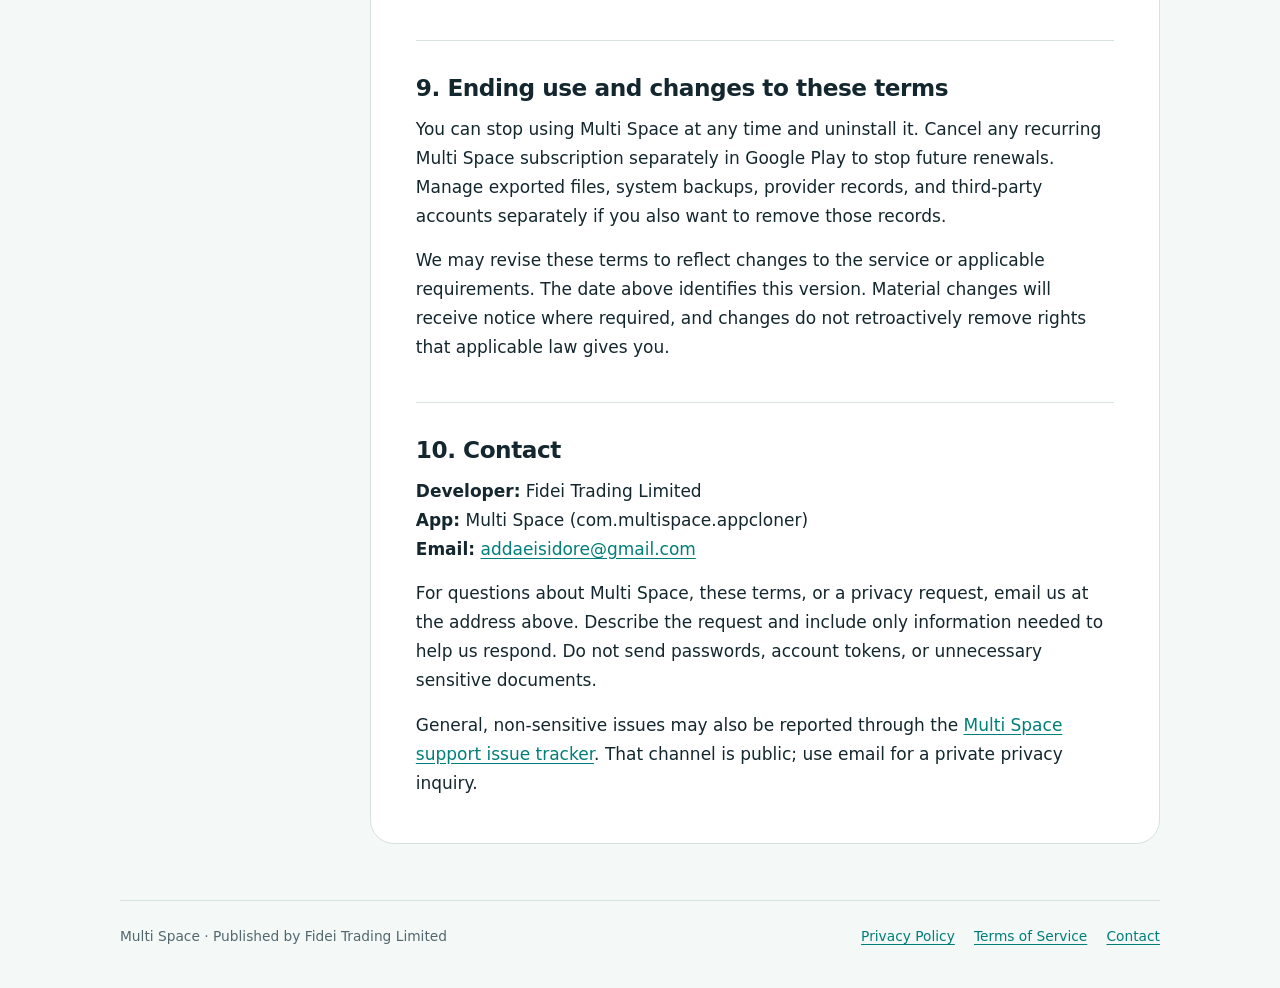
<file: terms.html>
<!doctype html>
<html lang="en">
<head>
  <meta charset="utf-8">
  <meta name="viewport" content="width=device-width, initial-scale=1">
  <meta name="color-scheme" content="light dark">
  <meta name="description" content="Terms for using Multi Space, including compatibility, advertising, subscriptions, other purchases, and your data.">
  <title>Terms of Service · Multi Space</title>
  <link rel="stylesheet" href="assets/site.css">
  <link rel="icon" type="image/png" href="assets/multispace-logo.png">
</head>
<body>
  <a class="skip-link" href="#main">Skip to content</a>
  <header class="site-header">
    <a class="brand" href="index.html"><img src="assets/multispace-logo.png" alt="" width="44" height="44"><span>Multi Space</span></a>
    <nav class="site-nav" aria-label="Main navigation"><a href="index.html">Home</a><a href="privacy-policy.html">Privacy Policy</a><a href="terms.html" aria-current="page">Terms of Service</a></nav>
  </header>
  <main id="main">
    <p class="eyebrow">Multi Space / Legal</p>
    <h1>Terms of Service</h1>
    <p class="intro">The conditions for using Multi Space and the limits of application-container compatibility.</p>
    <p class="updated">Last updated: November 5, 2026</p>
    <div class="legal-layout">
      <nav class="contents" aria-label="On this page">
        <h2>On this page</h2>
        <ol>
        <li><a href="#agreement">Using Multi Space</a></li>
        <li><a href="#service">What the app provides</a></li>
        <li><a href="#responsible-use">Your responsibilities</a></li>
        <li><a href="#license">Software and intellectual property</a></li>
        <li><a href="#data">Your data and third-party accounts</a></li>
        <li><a href="#updates">Updates and changes</a></li>
        <li><a href="#purchases">Advertising, subscriptions, and purchases</a></li>
        <li><a href="#limits">Service limits and legal rights</a></li>
        <li><a href="#ending">Ending use and changes to these terms</a></li>
        <li><a href="#contact">Contact</a></li>
        </ol>
      </nav>
      <article class="legal-content" aria-label="Terms of Service">
        <section id="agreement">
          <h2>1. Using Multi Space</h2>
          <p>These Terms of Service govern your use of the Multi Space Android application, package <strong>com.multispace.appcloner</strong>, and this website. “We,” “us,” and “our” mean <strong>Fidei Trading Limited</strong>, the developer of Multi Space.</p>
          <p>Use Multi Space only if you can lawfully agree to these terms. If you use it for an organization, you must have authority to act for that organization. If you do not agree, do not use the app. The <a href="privacy-policy.html">Privacy Policy</a> explains data handling.</p>
        </section>
        <section id="service">
          <h2>2. What the app provides</h2>
          <p>Multi Space provides tools to create, launch, and organize supported application instances in a local Android container. Workspace groups organize instances; moving an instance between workspaces is not a transfer of its account to a different service.</p>
          <p>Compatibility depends on your device, Android version, application architecture, the container engine, and the source application’s own requirements. An application, login, notification, background task, Google service, or security check may not work in a container. Availability of a feature does not guarantee compatibility with every application or version.</p>
          <p>Multi Space does not grant you accounts, licenses, subscriptions, or other rights in applications you add. Those applications and their content remain governed by their providers’ terms.</p>
        </section>
        <section id="responsible-use">
          <h2>3. Your responsibilities</h2>
          <ul>
            <li>Use only applications and accounts you are authorized to use, and comply with applicable law and each provider’s account, software, and service rules.</li>
            <li>Do not use Multi Space to commit fraud, impersonate others, send spam, distribute malware, access another person’s account or data without permission, or evade lawful restrictions.</li>
            <li>Do not treat instance separation or virtual device settings as a guarantee of anonymity, security, or permission to avoid another provider’s safeguards.</li>
            <li>Protect your device and account credentials, review permissions, and keep independent copies of important information where the source application supports it.</li>
            <li>Do not submit passwords, authentication tokens, private communications, or confidential documents to a public support channel.</li>
          </ul>
        </section>
        <section id="license">
          <h2>4. Software and intellectual property</h2>
          <p>Subject to these terms, you may use the Multi Space app on devices you are authorized to use for its intended functionality. Ownership of Multi Space branding and original software remains with their respective rights holders. Third-party software, application icons, trademarks, and open-source components remain owned or licensed by their respective providers.</p>
          <p>You may not redistribute, sell, or falsely present Multi Space as your own product without the relevant rights holder’s permission, except where an applicable license or mandatory law permits it. Nothing in these terms limits rights granted by an open-source license or rights that cannot lawfully be restricted.</p>
          <p>Multi Space is not sponsored by or affiliated with the providers of applications you run merely because their names or icons appear in the interface.</p>
        </section>
        <section id="data">
          <h2>5. Your data and third-party accounts</h2>
          <p>You retain the rights you have in your own content. Your content may be processed by the applications you choose, their providers, and the device as explained in the Privacy Policy. These terms do not give us ownership of your private account content.</p>
          <p>Deleting an instance, clearing Multi Space storage, uninstalling the app, restoring a device, or changing incompatible software can remove local application data. Deleting a workspace alone moves instances to the default group. Deleting a local instance does not close your account with its original provider.</p>
          <p>We cannot recover account passwords, guarantee restoration of local data, or reverse actions carried out within a third-party application. Contact that application’s provider for account access, purchases, or deletion.</p>
        </section>
        <section id="updates">
          <h2>6. Updates and changes</h2>
          <p>We may release updates for compatibility, security, or functionality. Application configuration may change which component entries are offered in the adding-app interface. Certain versions may require an update before further use, and an update notice may direct you to an application-store listing.</p>
          <p>Download software from a source you trust and verify the destination before installing an update. Feature availability can change, but changes to interface grouping alone do not intentionally reinstall instances or migrate their account data. Where applicable law requires notice or consent, those requirements continue to apply.</p>
        </section>
        <section id="purchases">
          <h2>7. Advertising, subscriptions, and purchases</h2>
          <p>The free Multi Space interface includes advertising provided through Google Mobile Ads. Active Premium access removes ads supplied by Multi Space itself. It does not remove ads within applications you run, grant paid access to those applications, or guarantee their compatibility. Advertising data handling and available privacy choices are explained in our <a href="privacy-policy.html#advertising">Privacy Policy</a>.</p>
          <h3>Offers and payment</h3>
          <p>Multi Space offers Premium subscriptions through Google Play Billing and uses RevenueCat to validate purchases and manage access. Other in-app purchases may also be offered, including optional one-time support purchases. The purchase screen and Google Play confirmation identify the product, price, currency, billing period where applicable, and any offer conditions before you confirm. Availability and pricing can vary by region and account. An optional support purchase is separate from a Premium subscription; rely on the product’s stated benefits rather than assuming it unlocks Premium.</p>
          <h3>Renewal and cancellation</h3>
          <p>Auto-renewing subscriptions renew and charge through Google Play for each billing period unless canceled according to the offer and Google Play’s rules. Review any trial or promotional conditions shown before purchase; a trial is available only if expressly offered. Manage or cancel through Multi Space Settings → Manage subscription, or directly in <a href="https://play.google.com/store/account/subscriptions?package=com.multispace.appcloner">Google Play subscriptions</a>. Uninstalling Multi Space, clearing its storage, or deleting an instance does not cancel a subscription. Cancellation normally stops the next renewal while access continues through the paid period, subject to Google Play’s rules and any refund or revocation.</p>
          <h3>Restoration, access, and refunds</h3>
          <p>Use Restore purchases in Multi Space Settings with the Google Play account used for the purchase to restore eligible subscription access. Restoration is subject to store records and product eligibility; it does not restore consumed one-time purchases or cloned application data. Purchase verification and access updates may require a network connection. Pending purchases do not grant Premium until confirmed; access can change after expiry, a refund, or revocation.</p>
          <p>Refund requests are subject to <a href="https://support.google.com/googleplay/answer/2479637?hl=en">Google Play’s refund policy</a> and applicable law. Contact us if you need help with Multi Space access or a purchase issue. These terms do not remove statutory refund or consumer rights. A subscription or purchase made inside an application you run remains governed by that application’s provider and store; Multi Space does not manage those separate transactions.</p>
        </section>
        <section id="limits">
          <h2>8. Service limits and legal rights</h2>
          <p>We aim to provide a useful app, but cannot promise uninterrupted availability, error-free operation, universal application compatibility, continuous notifications, or that a third-party account will remain accessible. Multi Space should not be relied on as the sole means of emergency communication or the sole copy of important data.</p>
          <p>To the extent permitted by applicable law, the software is supplied as available without additional warranties beyond those required by law. Nothing in these terms excludes liability or remedies that cannot legally be excluded, including applicable consumer protections or liability for fraud or intentional misconduct.</p>
          <p>Any responsibility for a loss is determined under the law that applies to your circumstances. These terms do not impose mandatory arbitration, waive non-waivable consumer rights, or require you to bring a claim in an undisclosed foreign jurisdiction.</p>
        </section>
        <section id="ending">
          <h2>9. Ending use and changes to these terms</h2>
          <p>You can stop using Multi Space at any time and uninstall it. Cancel any recurring Multi Space subscription separately in Google Play to stop future renewals. Manage exported files, system backups, provider records, and third-party accounts separately if you also want to remove those records.</p>
          <p>We may revise these terms to reflect changes to the service or applicable requirements. The date above identifies this version. Material changes will receive notice where required, and changes do not retroactively remove rights that applicable law gives you.</p>
        </section>
        <section id="contact">
          <h2>10. Contact</h2>
          <p><strong>Developer:</strong> Fidei Trading Limited<br><strong>App:</strong> Multi Space (com.multispace.appcloner)<br><strong>Email:</strong> <a href="mailto:addaeisidore@gmail.com">addaeisidore@gmail.com</a></p>
          <p>For questions about Multi Space, these terms, or a privacy request, email us at the address above. Describe the request and include only information needed to help us respond. Do not send passwords, account tokens, or unnecessary sensitive documents.</p>
          <p>General, non-sensitive issues may also be reported through the <a href="https://github.com/mulitispaces/mulitispaces.github.io/issues">Multi Space support issue tracker</a>. That channel is public; use email for a private privacy inquiry.</p>
        </section>
      </article>
    </div>
  </main>
  <footer class="site-footer">
    <span>Multi Space · Published by Fidei Trading Limited</span>
    <nav aria-label="Footer navigation"><a href="privacy-policy.html">Privacy Policy</a><a href="terms.html">Terms of Service</a><a href="privacy-policy.html#contact">Contact</a></nav>
  </footer>
</body>
</html>
</file>
<file: assets/site.css>
:root {
  color-scheme: light dark;
  --background: #f4f8f7;
  --surface: #fff;
  --text: #14272e;
  --muted: #52676d;
  --border: #d6e2df;
  --accent: #007e78;
  --soft: #e1f5ef;
}
@media (prefers-color-scheme: dark) {
  :root {
    --background: #0d191e;
    --surface: #192a31;
    --text: #eef8f5;
    --muted: #b4c8cb;
    --border: #3b535b;
    --accent: #69e8cb;
    --soft: #203f40;
  }
}
* { box-sizing: border-box; }
html { scroll-padding-top: 1.5rem; }
body { margin: 0; background: var(--background); color: var(--text); font: 17px/1.7 system-ui, -apple-system, BlinkMacSystemFont, "Segoe UI", sans-serif; }
a { color: var(--accent); text-underline-offset: .2em; overflow-wrap: anywhere; }
a:hover { text-decoration-thickness: 2px; }
a:focus-visible { outline: 3px solid var(--accent); outline-offset: 5px; border-radius: 3px; }
.skip-link { position: absolute; top: -6rem; left: 1rem; padding: .6rem 1rem; z-index: 10; background: var(--surface); }
.skip-link:focus { top: .8rem; }
.site-header, .site-footer, main { width: min(100% - 3rem, 1040px); margin-inline: auto; }
.site-header { display: flex; align-items: center; justify-content: space-between; gap: 1.5rem; padding-block: 1.5rem; border-bottom: 1px solid var(--border); }
.brand { display: inline-flex; align-items: center; gap: .75rem; color: var(--text); text-decoration: none; font-size: 1.25rem; font-weight: 750; white-space: nowrap; }
.brand img { width: 44px; height: 44px; object-fit: contain; }
.site-nav { display: flex; flex-wrap: wrap; gap: .5rem 1.5rem; }
.site-nav a { color: var(--muted); text-decoration: none; font-size: .94rem; }
.site-nav a[aria-current="page"] { color: var(--accent); text-decoration: underline; font-weight: 650; }
main { padding-block: 3.5rem; }
.eyebrow { color: var(--accent); margin: 0 0 .5rem; font-size: .85rem; font-weight: 750; letter-spacing: .08em; text-transform: uppercase; }
h1, h2, h3 { line-height: 1.25; letter-spacing: -.02em; overflow-wrap: anywhere; }
h1 { font-size: clamp(2.25rem, 6vw, 3.5rem); margin: 0 0 1rem; }
h2 { font-size: 1.45rem; margin: 0 0 .8rem; }
h3 { font-size: 1.05rem; }
p { margin: 0 0 1rem; }
.intro { max-width: 720px; font-size: 1.1rem; color: var(--muted); }
.updated { color: var(--muted); font-size: .9rem; }
.legal-layout { display: grid; grid-template-columns: 210px minmax(0, 1fr); gap: 2.5rem; margin-top: 2.5rem; }
.contents { align-self: start; position: sticky; top: 1.5rem; max-height: calc(100dvh - 3rem); overflow: auto; padding: 1.2rem; background: var(--soft); border-radius: 16px; font-size: .87rem; }
.contents h2 { font-size: .9rem; margin-bottom: .8rem; }
.contents ol { margin: 0; padding-left: 1.25rem; }
.contents li { margin-block: .55rem; }
.contents a { color: var(--text); }
.legal-content { background: var(--surface); border: 1px solid var(--border); border-radius: 24px; padding: clamp(1.5rem, 4vw, 2.8rem); min-width: 0; }
.legal-content section + section { margin-top: 2.5rem; padding-top: 2rem; border-top: 1px solid var(--border); }
.legal-content ul { padding-left: 1.4rem; }
.legal-content li { margin-block: .6rem; }
.notice { background: var(--soft); border-left: 3px solid var(--accent); padding: 1rem 1.2rem; border-radius: 0 12px 12px 0; }
.notice p:last-child, section p:last-child { margin-bottom: 0; }
.link-grid { display: grid; grid-template-columns: repeat(2, minmax(0, 1fr)); gap: 1.25rem; margin-top: 2.5rem; }
.link-card { display: block; border: 1px solid var(--border); border-radius: 24px; padding: 2rem; background: var(--surface); text-decoration: none; color: var(--text); }
.link-card p { color: var(--muted); margin-bottom: 1.3rem; }
.link-card span { color: var(--accent); font-weight: 650; }
.site-footer { border-top: 1px solid var(--border); padding-block: 1.5rem 2.5rem; color: var(--muted); font-size: .86rem; display: flex; flex-wrap: wrap; justify-content: space-between; gap: 1rem; }
.site-footer nav { display: flex; flex-wrap: wrap; gap: 1.2rem; }
@media (max-width: 760px) {
  .site-header, .site-footer, main { width: min(100% - 2rem, 1040px); }
  .site-header { align-items: flex-start; flex-direction: column; gap: 1rem; }
  main { padding-block: 2.25rem; }
  .legal-layout { grid-template-columns: 1fr; gap: 1.5rem; }
  .contents { position: static; max-height: none; overflow: visible; }
  .contents ol { columns: 2; column-gap: 1.5rem; }
  .contents li { break-inside: avoid; }
  .link-grid { grid-template-columns: 1fr; }
}
@media (max-width: 400px) { .contents ol { columns: 1; } }
@media print {
  body { background: white; color: black; font-size: 11pt; }
  .site-nav, .contents, .skip-link, .site-footer { display: none; }
  main, .site-header { width: 100%; padding-block: 1rem; }
  .legal-layout { display: block; margin-top: 1rem; }
  .legal-content { border: 0; padding: 0; }
  a { color: black; }
}
</file>
